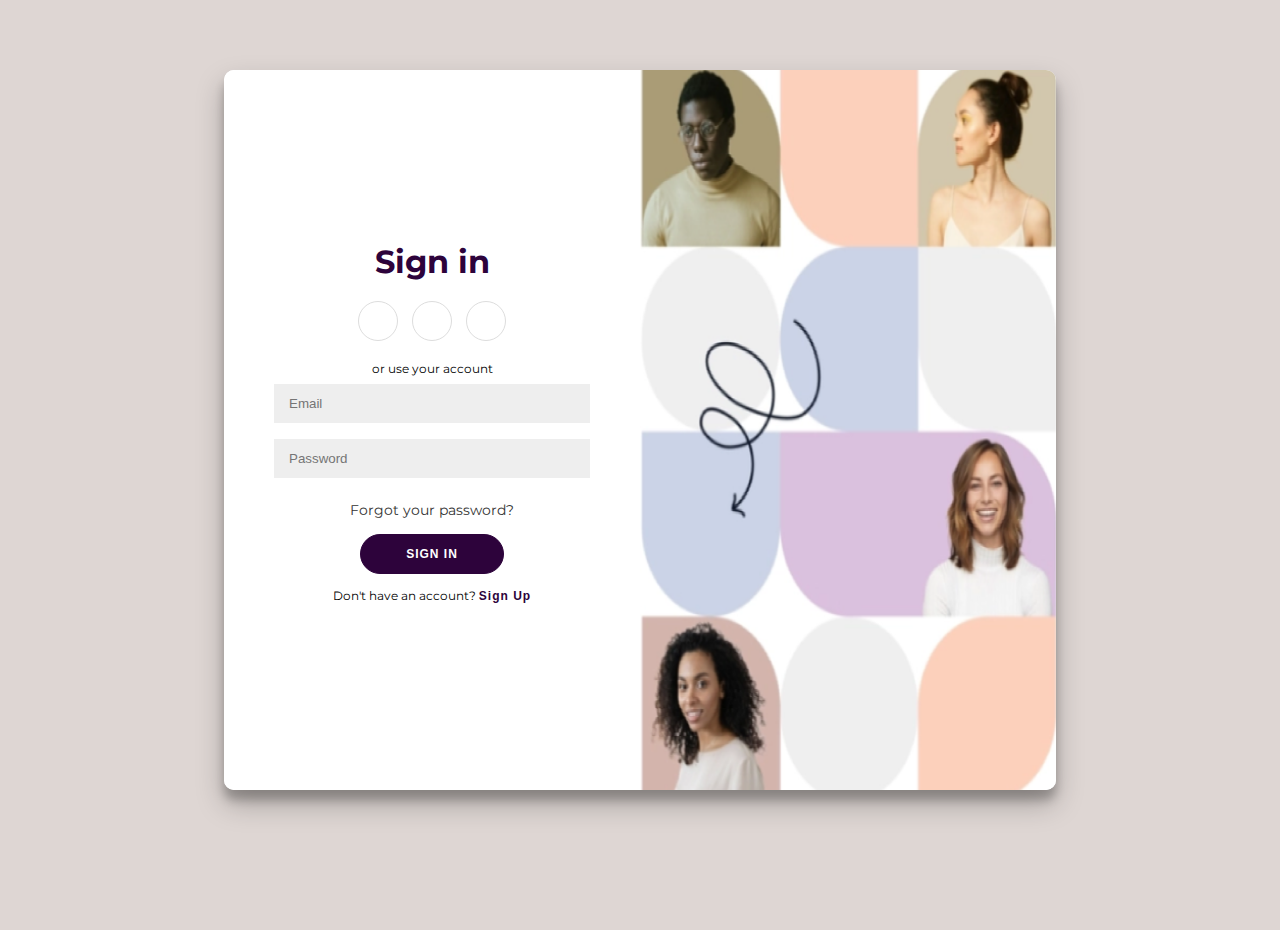
<file: Login/index.html>
<!DOCTYPE html>
<html lang="en">
<head>
    <meta charset="UTF-8">
    <meta http-equiv="X-UA-Compatible" content="IE=edge">
    <meta name="viewport" content="width=device-width, initial-scale=1.0">
    <title>Pryde</title>
    <link rel="stylesheet" href="style.css">
    <link rel="stylesheet" href="https://cdnjs.cloudflare.com/ajax/libs/font-awesome/6.2.1/css/all.min.css" integrity="sha512-MV7K8+y+gLIBoVD59lQIYicR65iaqukzvf/nwasF0nqhPay5w/9lJmVM2hMDcnK1OnMGCdVK+iQrJ7lzPJQd1w==" crossorigin="anonymous" referrerpolicy="no-referrer" />

</head>
<body>        
        <div class="container" id="container">
            <div class="form-container sign-up-container">
                <form action="#">
                    <h1>Create Account</h1>
                    <div class="social-container">
                        <a href="#" class="social"><i class="fab fa-facebook-f"></i></a>
                        <a href="#" class="social"><i class="fab fa-google-plus-g"></i></a>
                        <a href="#" class="social"><i class="fab fa-linkedin-in"></i></a>
                    </div>
                    <span>or use your email for registration</span>
                    <input type="text" placeholder="Name" />
                    <input type="email" placeholder="Email" />
                    <input type="password" placeholder="Password" />
                    <input type="confirmPassword" placeholder="Confirm Password" />
                    <button class="signUpStyle">Sign Up</button>
                    <span>Already have an account? <button class="ghost" id="signIn">Sign In</button> </span>
                </form>
            </div>
            <div class="form-container sign-in-container">
                <form action="#">
                    <h1>Sign in</h1>
                    <div class="social-container">
                        <a href="#" class="social"><i class="fab fa-facebook-f"></i></a>
                        <a href="#" class="social"><i class="fab fa-google-plus-g"></i></a>
                        <a href="#" class="social"><i class="fab fa-linkedin-in"></i></a>
                    </div>
                    <span>or use your account</span>
                    <input type="email" placeholder="Email" />
                    <input type="password" placeholder="Password" />
                    <a href="#">Forgot your password?</a>
                    <button>Sign In</button>
                    <span>Don't have an account? <button class="ghost" id="signUp">Sign Up</button> </span>
                </form>
            </div>
            <div class="overlay-container">
                <div class="overlay">
                    <div class="overlay-panel overlay-left">
                        <!-- <h1>Welcome Back!</h1>
                        <p>To keep connected with us please login with your personal info</p> -->
                        <!-- <button class="ghost" id="signIn">Sign In</button> -->
                    </div>
                    <div class="overlay-panel overlay-right">
                        <!-- <h1>Hello, Friend!</h1>
                        <p>Enter your personal details and start journey with us</p> -->
                        <!-- <button class="ghost" id="signUp">Sign Up</button> -->
                    </div>
                </div>
            </div>
        </div>

    <script type="text/javascript">
        const signUpButton = document.getElementById('signUp');
        const signInButton = document.getElementById('signIn');
        const container = document.getElementById('container');

        signUpButton.addEventListener('click', () => {
            container.classList.add("right-panel-active");
        });

        signInButton.addEventListener('click', () => {
            container.classList.remove("right-panel-active");
        });
    </script>
</body>
</html>
</file>
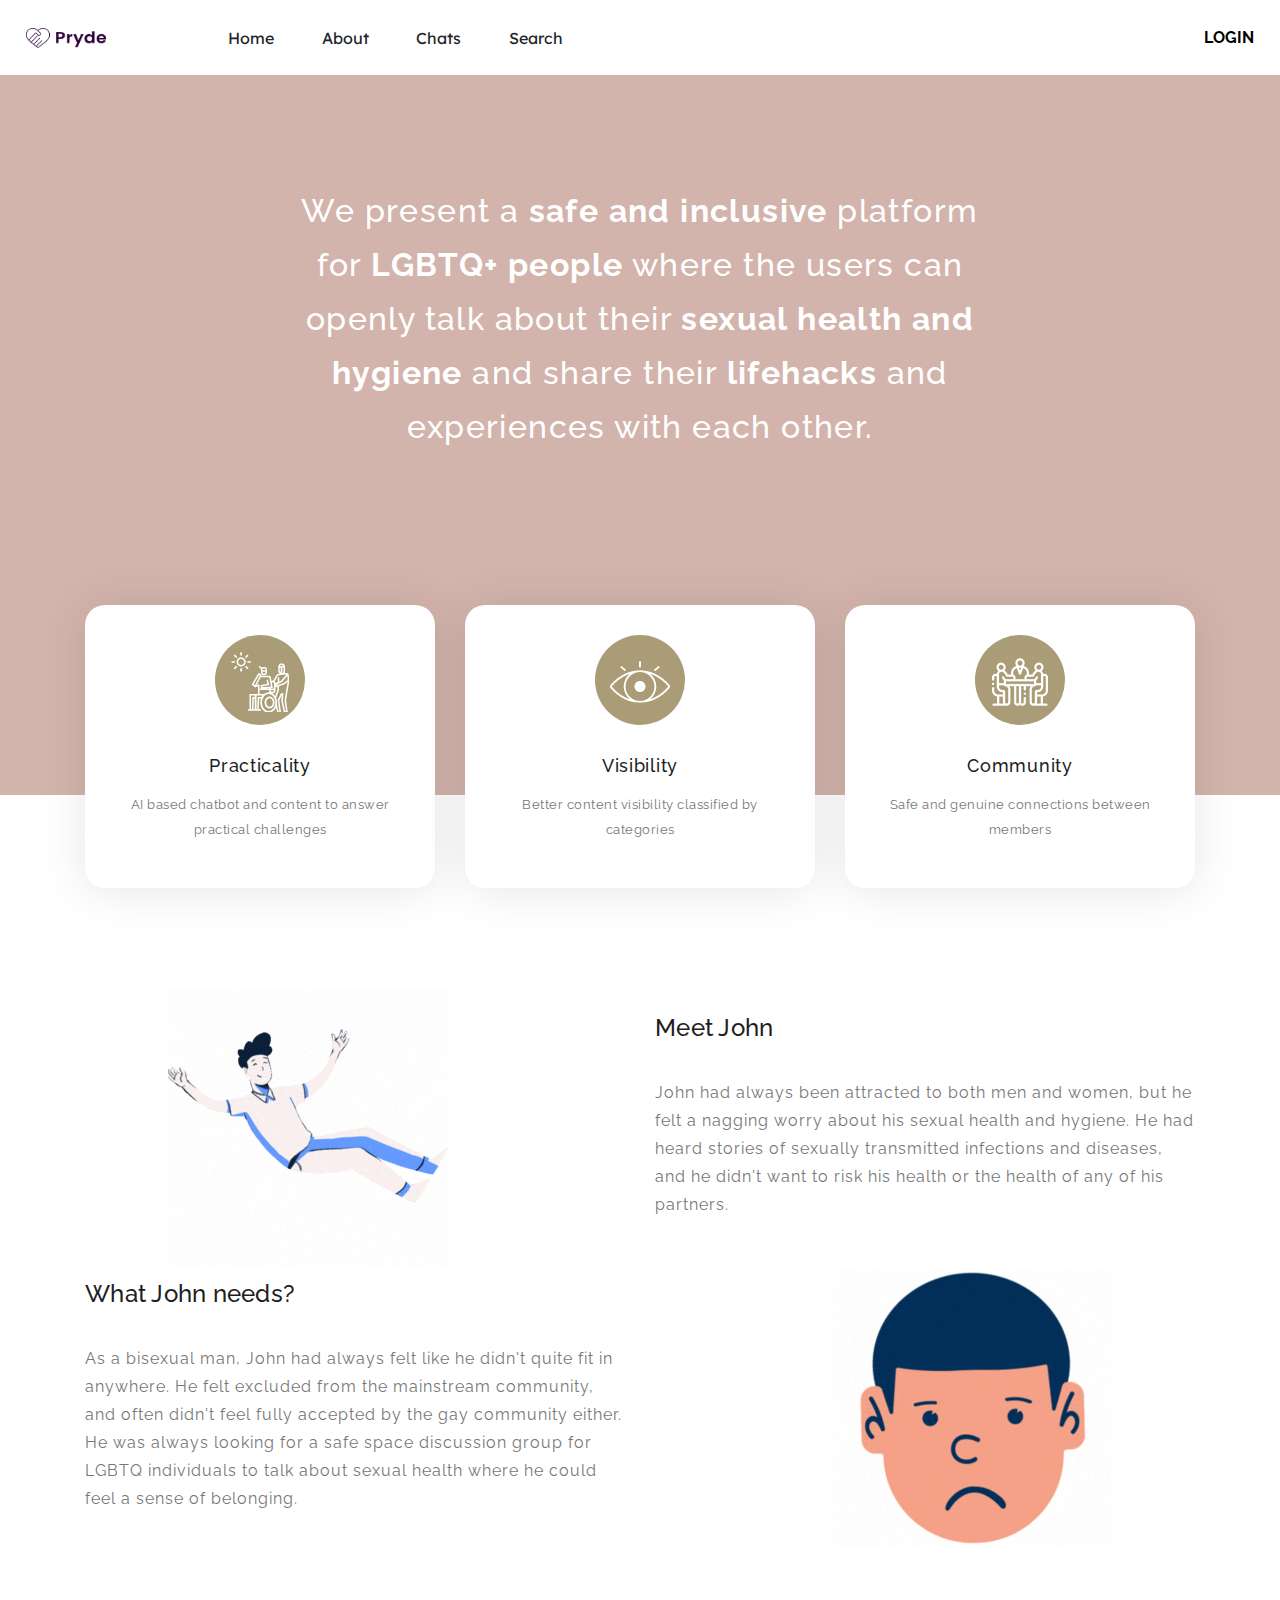
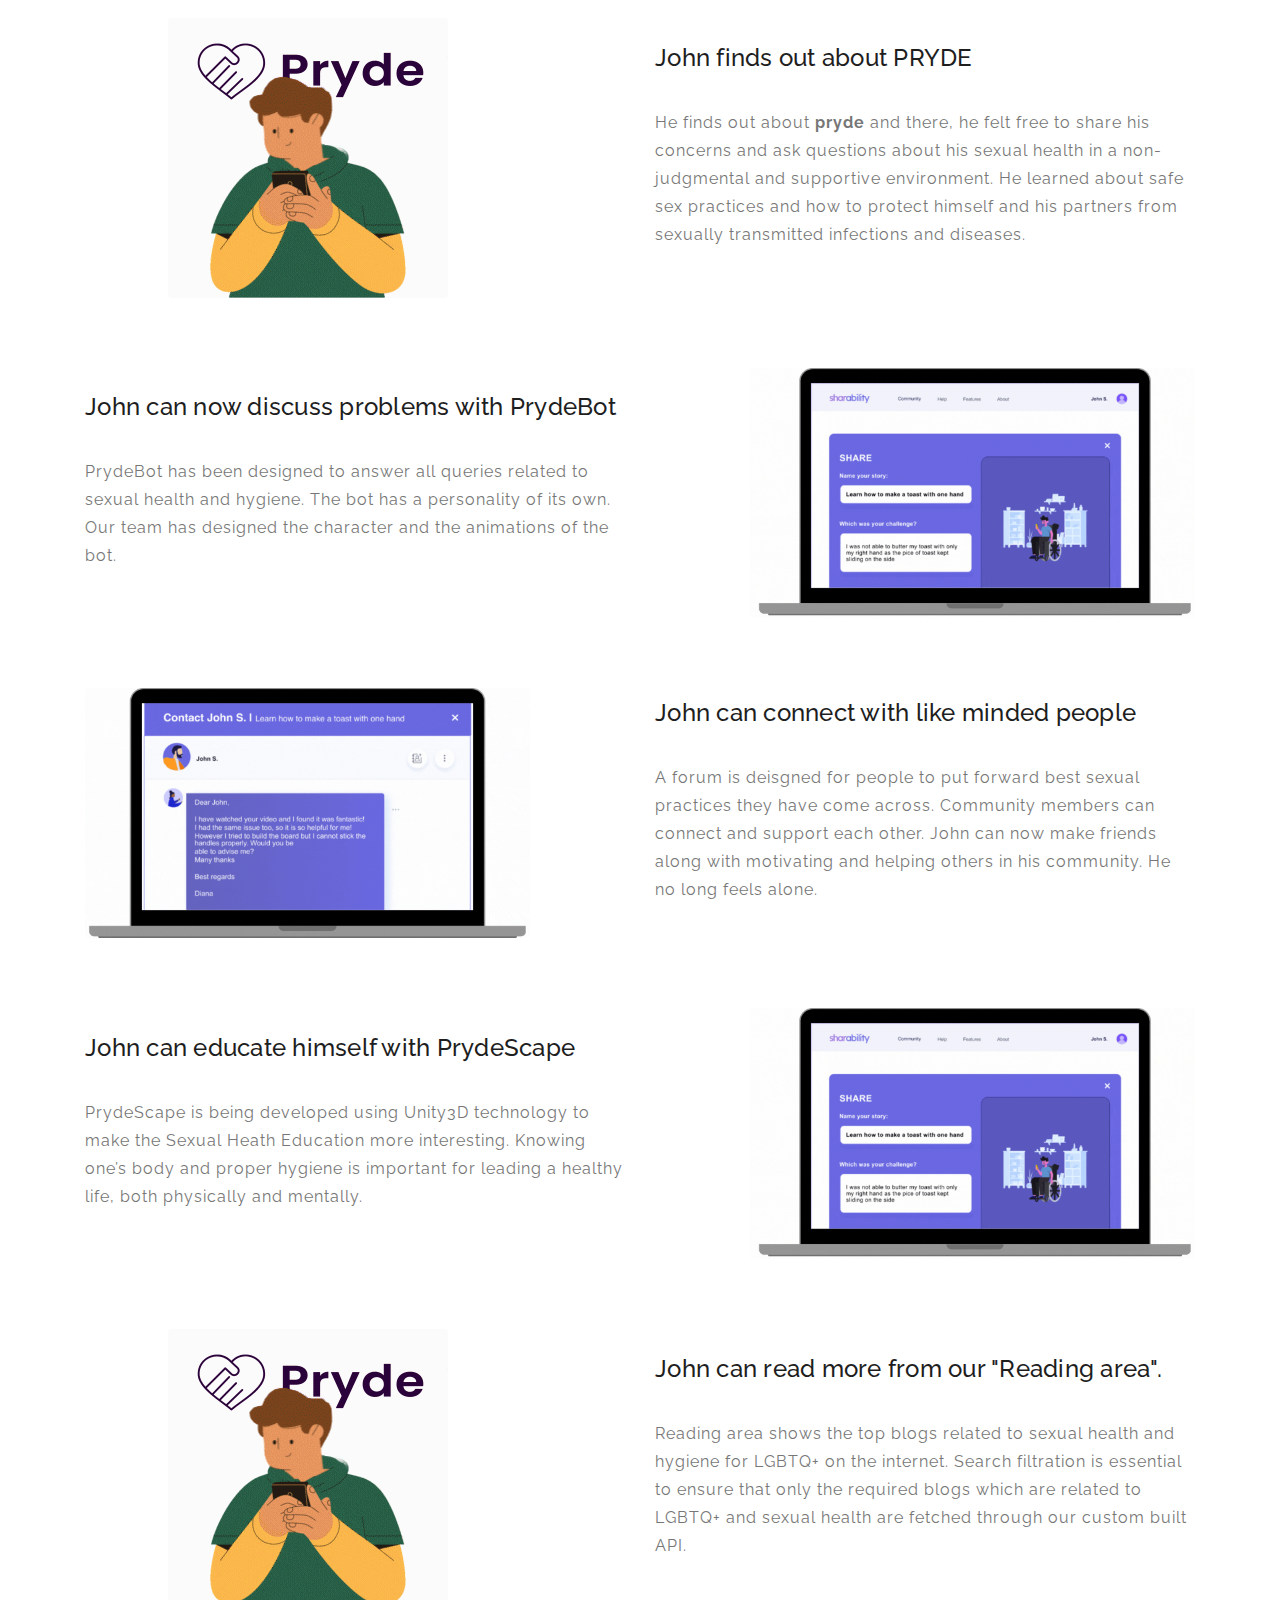
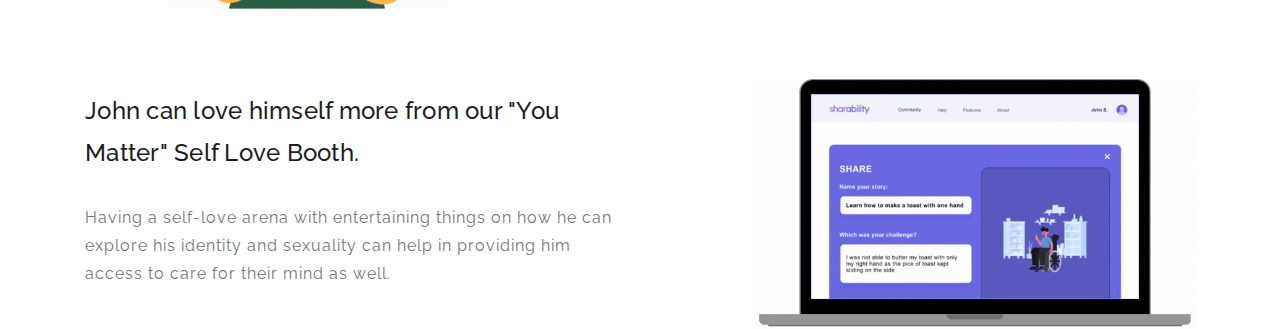
<file: KnowMore/about.html>
<!DOCTYPE html>
<html lang="en">

<head>
  <meta charset="utf-8" />
  <meta name="viewport" content="width=device-width, initial-scale=1, shrink-to-fit=no" />
  <meta name="description" content="" />
  <meta name="author" content="" />
  <link href="https://fonts.googleapis.com/css?family=Raleway:100,300,400,500,700,900" rel="stylesheet" />
  <link href='https://fonts.googleapis.com/css?family=Lexend Deca' rel='stylesheet'>
  <link rel="stylesheet" href="https://cdnjs.cloudflare.com/ajax/libs/font-awesome/5.15.2/css/all.min.css"
        integrity="sha512-HK5fgLBL+xu6dm/Ii3z4xhlSUyZgTT9tuc/hSrtw6uzJOvgRr2a9jyxxT1ely+B+xFAmJKVSTbpM/CuL7qxO8w=="
        crossorigin="anonymous" />
  <title>About</title>
  <link rel="stylesheet" type="text/css" href="bootstrap.min.css" />
  <link rel="stylesheet" href="about.css" />
</head>

<body>
  <div class="header">
    <div class="wrapper-header">
      <div class="project-header"><img src="Images/logo.png" alt="" srcset="" height="20px"></div>
      <div class="options-header">
        <div class="option3-header">Home</div>
        <div class="option1-header">About</div>
        <div class="option2-header">Chats</div>
        <div class="option4-header">Search</div>
      </div>
    </div>

    <div class="profile-header">
        <div class="dummy-header"><i class="fas fa-user-circle"></i></div>
        <div class="name-header">   </div>
        
          <div class="name-header" style="display: none;">Ashi</div>
          <div class="login"><a href="/signin" style="color: black; text-decoration: none; font-weight: bold;">LOGIN</a></div>
          
    </div>
  </div>
  <div class="welcome-area" id="welcome">
    <div class="header-text">
      <div class="container">
        <div class="row">
          <div class="offset-xl-2 col-xl-8 offset-lg-2 col-lg-8 col-md-12 col-sm-12">
            <h1>
              We present a <strong>safe and inclusive</strong>  platform 
              for <strong>LGBTQ+ people</strong> where the users can openly talk about their <strong> sexual health and hygiene </strong> and share their <strong>lifehacks</strong> and experiences with each other.
            </h1>
          </div>
        </div>
      </div>
    </div>
  </div>
  <section class="section home-feature">
    <div class="container">
      <div class="row">
        <div class="col-lg-12">
          <div class="row">
            <div class="col-lg-4 col-md-6 col-sm-6 col-12"
              data-scroll-reveal="enter bottom move 50px over 0.6s after 0.2s">
              <div class="features-small-item">
                <div class="icon">
                  <i><img src="./Images/disable.png" alt="" /></i>
                </div>
                <h5 class="features-title">Practicality</h5>
                <p>
                  AI based chatbot and content to answer practical challenges
                </p>
              </div>
            </div>
            <div class="col-lg-4 col-md-6 col-sm-6 col-12"
              data-scroll-reveal="enter bottom move 50px over 0.6s after 0.4s">
              <div class="features-small-item">
                <div class="icon">
                  <i><img src="./Images/eye.png" alt="" /></i>
                </div>
                <h5 class="features-title">Visibility</h5>
                <p>Better content visibility classified by categories</p>
              </div>
            </div>
            <div class="col-lg-4 col-md-6 col-sm-6 col-12"
              data-scroll-reveal="enter bottom move 50px over 0.6s after 0.6s">
              <div class="features-small-item">
                <div class="icon">
                  <i><img src="./Images/featured-item-01.png" alt="" /></i>
                </div>
                <h5 class="features-title">Community</h5>
                <p>
                  Safe and genuine connections between members
                </p>
              </div>
            </div>
          </div>
        </div>
      </div>
    </div>
  </section>
  <section class="section padding-top-70 padding-bottom-0" >
    <div class="container">
      <div class="row">
        <div class="col-lg-5 col-md-12 col-sm-12 align-self-center"
          data-scroll-reveal="enter left move 30px over 0.6s after 0.4s">
          <img src="./Images/boy.gif" class="rounded img-fluid d-block mx-auto" alt="App">
        </div>
        <div class="col-lg-1"></div>
        <div class="col-lg-6 col-md-12 col-sm-12 align-self-center mobile-top-fix">
          <div class="left-heading">
            <h2 class="section-title">Meet John</h2>
          </div>
          <div class="left-text">
            <p>John had always been attracted to both men and women, but he felt a nagging worry about his sexual health and hygiene. He had heard stories of sexually transmitted infections and diseases, and he didn't want to risk his health or the health of any of his partners.</p>
          </div>
        </div>
      </div>
    </div>
    </div>
  </section>
  <section class="section padding-bottom-10">
    <div class="container">
      <div class="row2">
        <div class="col-lg-6 col-md-12 col-sm-12 align-self-center mobile-bottom-fix">
          <div class="left-heading">
            <h2 class="section-title">What John needs?</h2>
          </div>
          <div class="left-text">
            <p>As a bisexual man, John had always felt like he didn't quite fit in anywhere. He felt excluded from the mainstream community, and often didn't feel fully accepted by the gay community either. He was always looking for a safe space discussion group for LGBTQ individuals to talk about sexual health where he could feel a sense of belonging. </p>
          </div>
        </div>
        <div class="col-lg-1"></div>
        <div class="col-lg-5 col-md-12 col-sm-12 align-self-center mobile-bottom-fix-big"
          data-scroll-reveal="enter right move 30px over 0.6s after 0.4s">
          <img src="./Images/boy2.gif" class="rounded img-fluid d-block mx-auto" alt="App">
        </div>
      </div>
    </div>
  </section>
  <section class="section padding-top-70 padding-bottom-10" id="features">
    <div class="container">
      <div class="row">
        <div class="col-lg-5 col-md-12 col-sm-12 align-self-center"
          data-scroll-reveal="enter left move 30px over 0.6s after 0.4s">
          <img src="./Images/boy3.gif" class="rounded img-fluid d-block mx-auto" alt="App">
        </div>
        <div class="col-lg-1"></div>
        <div class="col-lg-6 col-md-12 col-sm-12 align-self-center mobile-top-fix">
          <div class="left-heading">
            <h2 class="section-title">John finds out about PRYDE</h2>
          </div>
          <div class="left-text">
            <p>He finds out about <strong>pryde</strong> and there, he felt free to share his concerns and ask questions about his sexual health in a non-judgmental and supportive environment. He learned about safe sex practices and how to protect himself and his partners from sexually transmitted infections and diseases. 
              </p>
          </div>
        </div>
      </div>
    </div>
    </div>
  </section>
  <section class="section padding-top-70 padding-bottom-10">
    <div class="container">
      <div class="row2">
        <div class="col-lg-6 col-md-12 col-sm-12 align-self-center mobile-bottom-fix">
          <div class="left-heading">
            <h2 class="section-title">John can now discuss problems with PrydeBot</h2>
          </div>
          <div class="left-text">
            <p>PrydeBot has been designed to answer all queries related to sexual health and hygiene. The bot has a personality of its own. Our team has designed the character and the animations of the bot.</p>
          </div>
        </div>
        <div class="col-lg-1"></div>
        <div class="col-lg-5 col-md-12 col-sm-12 align-self-center mobile-bottom-fix-big"
          data-scroll-reveal="enter right move 30px over 0.6s after 0.4s">
          <img src="./Images/boy4.gif" class="rounded img-fluid d-block mx-auto" alt="App">
        </div>
      </div>
    </div>
  </section>
  <section class="section padding-top-70 padding-bottom-10" id="features">
    <div class="container">
      <div class="row">
        <div class="col-lg-5 col-md-12 col-sm-12 align-self-center"
          data-scroll-reveal="enter left move 30px over 0.6s after 0.4s">
          <img src="./Images/msg.gif" class="rounded img-fluid d-block mx-auto" alt="App">
        </div>
        <div class="col-lg-1"></div>
        <div class="col-lg-6 col-md-12 col-sm-12 align-self-center mobile-top-fix">
          <div class="left-heading">
            <h2 class="section-title">John can connect with like minded people</h2>
          </div>
          <div class="left-text">
            <p>A forum is deisgned for people to put forward best sexual practices they have come across. Community members can connect and support each other. John can now make friends along with motivating and
              helping others in his community. He no long feels alone.</p>
          </div>
        </div>
        <div class="row">
          <div class="col-lg-12">
            <div class="hr"></div>
          </div>
        </div>
      </div>
    </div>
  </section>
  <section class="section padding-top-70 padding-bottom-10">
    <div class="container">
      <div class="row2">
        <div class="col-lg-6 col-md-12 col-sm-12 align-self-center mobile-bottom-fix">
          <div class="left-heading">
            <h2 class="section-title">John can educate himself with PrydeScape</h2>
          </div>
          <div class="left-text">
            <p>PrydeScape is being developed using Unity3D technology to make the Sexual Heath Education more interesting. Knowing one’s body and proper hygiene is important for leading a healthy life, both physically and mentally. </p>
          </div>
        </div>
        <div class="col-lg-1"></div>
        <div class="col-lg-5 col-md-12 col-sm-12 align-self-center mobile-bottom-fix-big"
          data-scroll-reveal="enter right move 30px over 0.6s after 0.4s">
          <img src="./Images/boy4.gif" class="rounded img-fluid d-block mx-auto" alt="App">
        </div>
      </div>
    </div>
  </section>

  <section class="section padding-top-70 padding-bottom-10" id="features">
    <div class="container">
      <div class="row">
        <div class="col-lg-5 col-md-12 col-sm-12 align-self-center"
          data-scroll-reveal="enter left move 30px over 0.6s after 0.4s">
          <img src="./Images/boy3.gif" class="rounded img-fluid d-block mx-auto" alt="App">
        </div>
        <div class="col-lg-1"></div>
        <div class="col-lg-6 col-md-12 col-sm-12 align-self-center mobile-top-fix">
          <div class="left-heading">
            <h2 class="section-title">John can read more from our "Reading area".</h2>
          </div>
          <div class="left-text">
            <p>Reading area shows the top blogs related to sexual health and hygiene for LGBTQ+ on the internet. 
              Search filtration is essential to ensure that only the required blogs which are related to LGBTQ+ and sexual health are fetched through our custom built API. 
              </p>
          </div>
        </div>
      </div>
    </div>
    </div>
  </section>

  <section class="section padding-top-70 padding-bottom-10">
    <div class="container">
      <div class="row2">
        <div class="col-lg-6 col-md-12 col-sm-12 align-self-center mobile-bottom-fix">
          <div class="left-heading">
            <h2 class="section-title">John can love himself more from our "You Matter" Self Love Booth.</h2>
          </div>
          <div class="left-text">
            <p>Having a self-love arena with entertaining things on how he can explore his identity and sexuality can help in providing him access to care for their mind as well. 
            </p>
          </div>
        </div>
        <div class="col-lg-1"></div>
        <div class="col-lg-5 col-md-12 col-sm-12 align-self-center mobile-bottom-fix-big"
          data-scroll-reveal="enter right move 30px over 0.6s after 0.4s">
          <img src="./Images/boy4.gif" class="rounded img-fluid d-block mx-auto" alt="App">
        </div>
      </div>
    </div>
  </section>
  
</body>

</html>
</file>
<file: Login/style.css>
@import url('https://fonts.googleapis.com/css?family=Montserrat:400,800');

* {
	box-sizing: border-box;
    padding: 0;
    margin: 0;
}

body {
	background: #DED6D3;
	display: flex;
	justify-content: center;
	align-items: center;
	flex-direction: column;
	font-family: 'Montserrat', sans-serif;
	height: 100vh;
	margin: -20px 0 50px;
}
.container {
    background-color: #fff;
    border-radius: 10px;
    box-shadow: 0 14px 28px rgb(0 0 0 / 25%), 0 10px 10px rgb(0 0 0 / 22%);
    position: relative;
    overflow: hidden;
    width: 65%;
    height: 80%;
}

h1 {
	font-weight: bold;
	margin: 0;
	color: #2D033B;
}



p {
	font-size: 14px;
	font-weight: 100;
	line-height: 20px;
	letter-spacing: 0.5px;
	margin: 20px 0 30px;
}

span {
	font-size: 12px;
}

a {
	color: #333;
	font-size: 14px;
	text-decoration: none;
	margin: 15px 0;
}

button {
	border-radius: 20px;
	border: 1px solid #2D033B;
	background-color:  #2D033B;;
	color: #ffffff;
	font-size: 12px;
	font-weight: bold;
	padding: 12px 45px;
	letter-spacing: 1px;
	text-transform: uppercase;
	transition: transform 80ms ease-in;
}

button:active {
	transform: scale(0.95);
}

button:focus {
	outline: none;
}

button.ghost {
	border: none;
	background: transparent;
	color: #2D033B;	
	text-transform: none;
	padding: 0px 0px;
	margin: 15px 0px;
}

form {
	background-color: #FFFFFF;
	display: flex;
	align-items: center;
	justify-content: center;
	flex-direction: column;
	padding: 0 50px;
	height: 100%;
	text-align: center;
}

input {
	background-color: #eee;
	border: none;
	padding: 12px 15px;
	margin: 8px 0;
	width: 100%;
}

input:focus{
	outline: none;
}

.form-container {
	position: absolute;
	top: 0;
	height: 100%;
	transition: all 0.6s ease-in-out;
}

.sign-in-container {
	left: 0;
	width: 50%;
	z-index: 2;
}

.container.right-panel-active .sign-in-container {
	transform: translateX(100%);
}

.sign-up-container {
	left: 0;
	width: 50%;
	opacity: 0;
	z-index: 1;
}

.container.right-panel-active .sign-up-container {
	transform: translateX(100%);
	opacity: 1;
	z-index: 5;
	animation: show 0.6s;
}

@keyframes show {
	0%, 49.99% {
		opacity: 0;
		z-index: 1;
	}
	
	50%, 100% {
		opacity: 1;
		z-index: 5;
	}
}

.overlay-container {
	position: absolute;
	top: 0;
	left: 50%;
	width: 50%;
	height: 100%;
	overflow: hidden;
	transition: transform 0.6s ease-in-out;
	z-index: 100;
}

.container.right-panel-active .overlay-container{
	transform: translateX(-100%);
}

.overlay {
	color: #000000;
	position: relative;
	left: -100%;
	height: 100%;
	width: 200%;
  	transform: translateX(0);
	transition: transform 0.6s ease-in-out;
}

.container.right-panel-active .overlay {
  	transform: translateX(50%);
}

.overlay-panel {
	position: absolute;
	padding: 0 40px;
	text-align: center;
	top: 0;
	height: 100%;
	width: 50%;
	background-image: url("Images/signup.png");
	background-size: 100% 100%;
	background-repeat: no-repeat;
	transform: translateX(0);
	transition: transform 0.6s ease-in-out;
}

.overlay-left {
	transform: translateX(-20%);
}

.container.right-panel-active .overlay-left {
	transform: translateX(0);
}

.overlay-right {
	right: 0;
	transform: translateX(0);
}

.container.right-panel-active .overlay-right {
	transform: translateX(20%);
}

.social-container {
	margin: 20px 0;
}

.social-container a {
	border: 1px solid #DDDDDD;
	border-radius: 50%;
	display: inline-flex;
	justify-content: center;
	align-items: center;
	margin: 0 5px;
	height: 40px;
	width: 40px;
}

i{
	color: #2D033B;
}
.signUpStyle{
	margin-top: 10px;
}
</file>
<file: KnowMore/about.css>
@import url("https://fonts.googleapis.com/css?family=Raleway:100,300,400,500,700,900");

html,
body {
  background: #fff;
  font-family: "Raleway", sans-serif;
}

.header {
  height: 10%;
  width: 100%;
  background-color: #fff;
  display: flex;
  justify-content: space-between;
  align-items: center;
  padding: 2%;
}
.header div {
  cursor: pointer;
}
.project-header {
  font-family: Lexend Deca;
  font-weight: 100;
  font-style: normal;
  font-weight: normal;
  font-size: 27px;
  line-height: 110%;
  display: flex;
  align-items: center;
  letter-spacing: -0.01em;
  color: #9c69e2;
  width: 18%;
}
.wrapper-header {
  display: flex;
  justify-content: start;
  align-items: center;
  width: 70%;
}
.options-header {
  display: flex;
  justify-content: space-evenly;
  align-items: center;
  width: 50%;
  font-family: Lexend Deca;
}
.profile-header {
  width: 20%;
  display: flex;
  align-items: center;
  justify-content: flex-end;
  width: 30%;
}
.dummy-header {
  margin-right: 15px;
  color: #9c69e2;
  font-size: 20px;
  display: flex;
  justify-content: center;
  align-items: center;
}
.name-header {
  font-weight: 600;
}

.row2{
  display: flex;
  flex-wrap: wrap;
  margin-left: -15px;
  margin-right: -15px;
  /* flex-direction: column-reverse; */
}

@media only screen and (max-width: 780px)
{
  .row2{
    flex-direction: column-reverse;
  }
  .welcome-area{
    height: 40vh;
    align-items: 55vh;

  }
}


.hr {
  bottom: 0px;
  width: 100%;
  height: 1px;
  margin-top: 100px;
  border-bottom: 1px solid #eee;
}

.left-heading.light .section-title {
  color: #ffffff;
}

.left-heading .section-title {
  font-weight: 500;
  font-size: 24px;
  line-height: 42px;
  color: #1e1e1e;
  letter-spacing: 0.25px;
  margin-bottom: 30px;
  
  position: relative;
}

.center-heading {
  text-align: center;
}

.center-heading .section-title {
  font-weight: 500;
  font-size: 28px;
  color: #1e1e1e;
  letter-spacing: 1.75px;
  line-height: 38px;
  margin-bottom: 20px;
}

.center-heading.colored .section-title {
  color: #ffffff;
}

.center-text {
  text-align: center;
  font-weight: 400;
  font-size: 16px;
  color: #777;
  line-height: 28px;
  letter-spacing: 1px;
  margin-bottom: 50px;
}

.center-text.colored {
  color: #fff;
}

.center-text p {
  font-size: 15px;
  color: #777;
  margin-bottom: 30px;
}

.left-text {
  font-weight: 400;
  font-size: 16px;
  color: #777;
  line-height: 28px;
  letter-spacing: 1px;
}

.left-text.light {
  color: #fff;
}

.left-text p {
  margin-bottom: 30px;
}

.left-text p.dark {
  color: #3B566E;
}

.padding-bottom-top-60 {
  padding-top: 60px !important;
  padding-bottom: 60px !important;
}

.padding-bottom-80 {
  padding-bottom: 80px !important;
}

.padding-bottom-100 {
  padding-bottom: 100px !important;
}

.border-bottom {
  border-bottom: 1px solid #eee !important;
}

.mbottom-30 {
  margin-bottom: 30px !important;
}

.align-self-center {
  -ms-flex-item-align: center !important;
  align-self: center !important;
}

.align-self-bottom {
  -ms-flex-item-align: flex-end !important;
  align-self: flex-end !important;
}

.padding-bottom-0 {
  padding-bottom: 0px !important;
}

.padding-top-0 {
  padding-top: 0px !important;
}

.padding-top-80 {
  padding-top: 80px !important;
}

.padding-top-70 {
  padding-top: 70px !important;
}

.padding-top-20 {
  padding-top: 20px !important;
}

.margin-bottom-0 {
  margin-bottom: 0px !important;
}

.margin-bottom-30 {
  margin-bottom: 30px !important;
}

.margin-top-30 {
  margin-top: 30px !important;
}

.margin-top-15 {
  margin-top: 15px !important;
}

.margin-bottom-45 {
  margin-bottom: 45px !important;
}

.margin-bottom-20 {
  margin-bottom: 20px !important;
}

.margin-bottom-60 {
  margin-bottom: 60px !important;
}

.margin-bottom-100 {
  margin-bottom: 100px !important;
}

@media (max-width: 991px) {
  html, body {
    overflow-x: hidden;
  }
  .mobile-top-fix {
    margin-top: 30px;
    margin-bottom: 0px;
  }
  .mobile-bottom-fix {
    margin-bottom: 30px;
  }
  .mobile-bottom-fix-big {
    margin-bottom: 60px;
  }
}

a.main-button-slider {
  font-size: 13px;
  border-radius: 20px;
  padding: 12px 20px;
  background: linear-gradient(325.78deg, #E576C6 14.76%, #D169E2 87.3%);
  text-transform: uppercase;
  color: #fff;
  letter-spacing: 0.25px;
  -webkit-transition: all 0.3s ease 0s;
  -moz-transition: all 0.3s ease 0s;
  -o-transition: all 0.3s ease 0s;
  transition: all 0.3s ease 0s;
}

a.main-button-slider:hover {
  background-color: #8261ee;
}

a.main-button {
  font-size: 13px;
  border-radius: 20px;
  padding: 12px 20px;
  background-color: #8261ee;
  text-transform: uppercase;
  color: #fff;
  letter-spacing: 0.25px;
  -webkit-transition: all 0.3s ease 0s;
  -moz-transition: all 0.3s ease 0s;
  -o-transition: all 0.3s ease 0s;
  transition: all 0.3s ease 0s;
}

a.main-button:hover {
  background: linear-gradient(325.78deg, #E576C6 14.76%, #D169E2 87.3%);;
}

button.main-button {
  outline: none;
  border: none;
  cursor: pointer;
  font-size: 13px;
  border-radius: 20px;
  padding: 12px 20px;
  background-color: #8261ee;
  text-transform: uppercase;
  color: #fff;
  letter-spacing: 0.25px;
  -webkit-transition: all 0.3s ease 0s;
  -moz-transition: all 0.3s ease 0s;
  -o-transition: all 0.3s ease 0s;
  transition: all 0.3s ease 0s;
}

button.main-button:hover {
  background : linear-gradient(325.78deg, #E576C6 14.76%, #D169E2 87.3%);;
}

.welcome-area {
  overflow: hidden;
  position: relative;
  display: flex;
  align-items: center;
  justify-content: center;
  /* background-image: url(images/banner-bg.png); */
  background-color: #D3B4AC;
  background-repeat: no-repeat;
  background-position: center center;
  background-size: cover; 
  height: 80vh;
}

.welcome-area .header-text {
  transform: translateY(-55%);
  text-align: center;
  width: 100%;
  margin-top: 10%;
}

.welcome-area .header-text h1 {
  font-weight: 500;
  font-size: 32px;
  line-height: 54px;
  letter-spacing: 1.4px;
  margin-bottom: 30px;
  color: #fff;
}

.welcome-area .header-text p {
  font-weight: 400;
  font-size: 15px;
  color: #fff;
  line-height: 28px;
  letter-spacing: 0.25px;
  margin-bottom: 40px;
  position: relative;
}

@media (max-width: 991px) {
  .welcome-area .header-text {
    top: 65% !important;
    transform: perspective(1px) translateY(-60%) !important;
    text-align: center;
  }
  .welcome-area .header-text h1 {
    text-align: center;
    color: #fff;
    margin-bottom: 15px;
  }
  .welcome-area .header-text h1 span {
    color: #fff;
  }
  .welcome-area .header-text p {
    text-align: center;
    color: #fff;
    margin-bottom: 20px;
  }
  
}

@media (max-width: 820px) {
  .welcome-area .header-text {
    top: 65% !important;
    transform: perspective(1px) translateY(-60%) !important;
  }
   .welcome-area .header-text h1 {
    font-size: 22px;
    line-height: 30px;
    margin-bottom: 15px;
  }
  .welcome-area .header-text p {
    margin-bottom: 20px;
  }
}
@media (max-width: 770px) {
.welcome-area{
  height: 30vh;
  align-items: flex-end;
}
}



@media (max-width: 765px) {
  .welcome-area {
    margin-bottom: 100px;
  }
  .welcome-area .header-text {
    top: 50% !important;
    transform: perspective(1px) translateY(-50%) !important;
    text-align: center;
  }
  .welcome-area .header-text .buttons {
    display: none;
  }
  .welcome-area .header-text h1 {
    /* font-weight: 600; */
    /* font-size: 24px !important; */
    line-height: 30px !important;
    /* margin-bottom: 30px !important; */
  }
  .welcome-area .header-text h1 span {
    color: #fff;
  }
  .welcome-area .header-text p {
    text-align: center;
    color: #fff;
    font-size: 14px;
    line-height: 22px;
    margin-bottom: 40px;
  }
}


.features-small-item {
  cursor: pointer;
  display: block;
  background: #FFFFFF;
  box-shadow: 0 2px 48px 0 rgba(0, 0, 0, 0.10);
  -webkit-border-radius: 20px;
  -moz-border-radius: 20px;
  border-radius: 20px;
  padding: 30px;
  text-align: center;
  -webkit-transition: all 0.3s ease 0s;
  -moz-transition: all 0.3s ease 0s;
  -o-transition: all 0.3s ease 0s;
  transition: all 0.3s ease 0s;
  position: relative;
  margin-bottom: 30px;
}

.features-small-item:hover .icon {
  background-color: #E5B8F4;
}

.features-small-item .icon {
  -webkit-transition: all 0.3s ease 0s;
  -moz-transition: all 0.3s ease 0s;
  -o-transition: all 0.3s ease 0s;
  transition: all 0.3s ease 0s;
  width: 90px;
  height: 90px;
  line-height: 90px;
  margin: auto;
  position: relative;
  margin-bottom: 30px;
  background: #AA9C76;
  -webkit-border-radius: 50%;
  -moz-border-radius: 50%;
  border-radius: 50%;
}

.features-small-item .icon i {
  font-size: 18px;
  color: #fff;
}

.features-small-item .features-title {
  font-weight: 500;
  font-size: 18px;
  color: #1e1e1e;
  letter-spacing: 0.7px;
  margin-bottom: 15px;
  position: relative;
  z-index: 2;
}

.features-small-item p {
  font-weight: 400;
  font-size: 13px;
  color: #777;
  letter-spacing: 0.5px;
  line-height: 25px;
  position: relative;
  z-index: 2;
}

.features-small-item a {
  float: right;
  position: relative;
  z-index: 2;
}

.home-feature {
  padding-bottom: 0px;
  padding-top: 30px;
  margin-top: -220px;
  z-index: 9;
}

@media (max-width: 991px) {
  .home-feature {
    padding-bottom: 0px;
    padding-top: 0px;
    margin-top: 0px;
  }
}
@media only screen and (orientation:portrait) and (max-width: 1030px){
  
  .project-header {
    
    width: 20%;
  }
  
}


@media only screen and (orientation:landscape) and (max-width:825px){
  
  .project-header {
    font-size: 22px;
    width: 25%;
  }
  .options-header {
    font-size: 11px;
  }
  .dummy-header {
    margin-right: 10px;
    color: #9C69E2;
    font-size: 15px;
  }
  .name-header {
      font-weight: 600;
      font-size: 11px;
    }
  }
  
  @media only screen and (orientation: portrait) and (max-width: 820px)
{
  .project-header{
    width: 26%;
  }
  
}
@media only screen and (orientation:portrait) and (max-width: 770px){
  
  .project-header {
    width: 28%;
  }
  
}
@media only screen and (max-width: 732px)
{
  
  .project-header {
      font-size: 18px;
      width: 25%;
  }
  .options-header {
      font-size: 9px;
  }

}

@media only screen and (max-width: 600px)
{

.welcome-area{
  height: 50vh;
}
}


@media only screen and (orientation:portrait) and (max-width: 420px){
  .project-header {
      width: 31%;
      font-size: 15px;
  }
  .options-header {
      font-size: 7px;
  }
  .name-header {
      font-weight: 600;
      font-size: 8px;
  }

}
</file>
